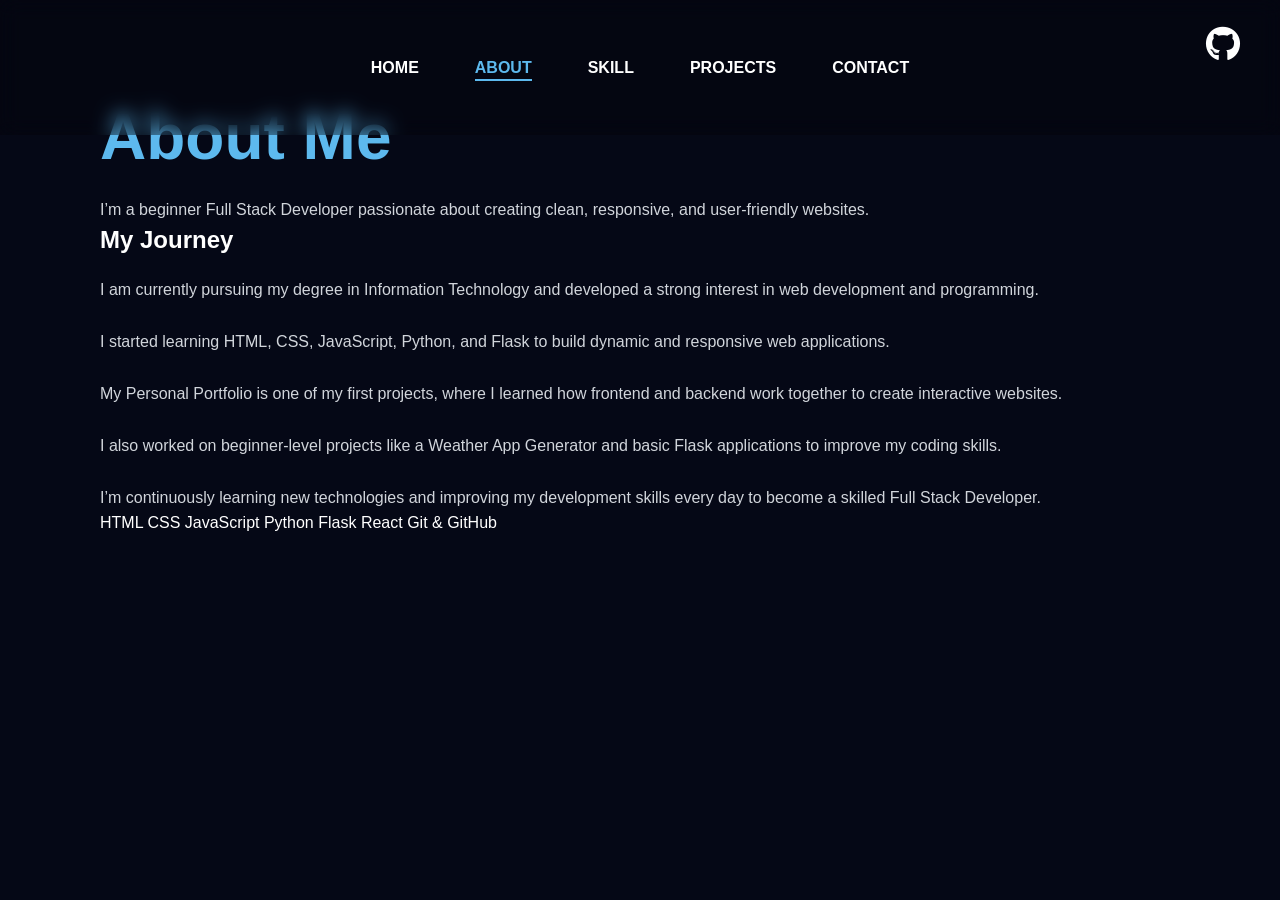
<file: about.html>
<!DOCTYPE html>
<html lang="en">

<head>
    <meta charset="UTF-8">
    <meta name="viewport" content="width=device-width, initial-scale=1.0">
    <title>About Me</title>

    <link rel="stylesheet" href="style.css"><!-- Font Awesome -->
    <link rel="stylesheet"
        href="https://cdnjs.cloudflare.com/ajax/libs/font-awesome/6.5.1/css/all.min.css">
</head>

<body>

    <div class="protfolio-container">
        <ul class="navlist">
            <li><a href="index.html" >Home</a></li>
            <li><a href="about.html"class="active">About</a></li>
            <li><a href="skill.html">Skill</a></li>
            <li><a href="projects.html">Projects</a></li>
            <li><a href="contact.html">Contact</a></li>
        </ul>

        <!-- Github Icon -->

        <div class="right-icons">
            <a href="https://github.com/prasannathota456-ops" target="_blank">
                <i class="fa-brands fa-github"></i>
            </a>
        </div>

        <!-- About Section -->

        <section class="about">

            <h1><span>About</span> Me</h1>

            <p class="intro">
                I’m a beginner Full Stack Developer passionate about creating
                clean, responsive, and user-friendly websites.
            </p>

            <div class="journey">

                <h2><span>My Journey</span></h2>

                <p>
                    I am currently pursuing my degree in Information Technology and developed
                    a strong interest in web development and programming.
                </p>

                <p>
                    I started learning HTML, CSS, JavaScript, Python, and Flask
                    to build dynamic and responsive web applications.
                </p>

                <p>
                    My Personal Portfolio is one of my first projects, where I
                    learned how frontend and backend work together to create
                    interactive websites.
                </p>

                <p>
                    I also worked on beginner-level projects like a Weather App
                    Generator and basic Flask applications to improve my coding skills.
                </p>

                <p>
                    I’m continuously learning new technologies and improving my
                    development skills every day to become a skilled Full Stack Developer.
                </p>

            </div>

            <div class="skills">
                <span>HTML</span>
                <span>CSS</span>
                <span>JavaScript</span>
                <span>Python</span>
                <span>Flask</span>
                <span>React</span>
                <span>Git & GitHub</span>
            </div>

        </section>

    </div>

</body>

</html>
</file>
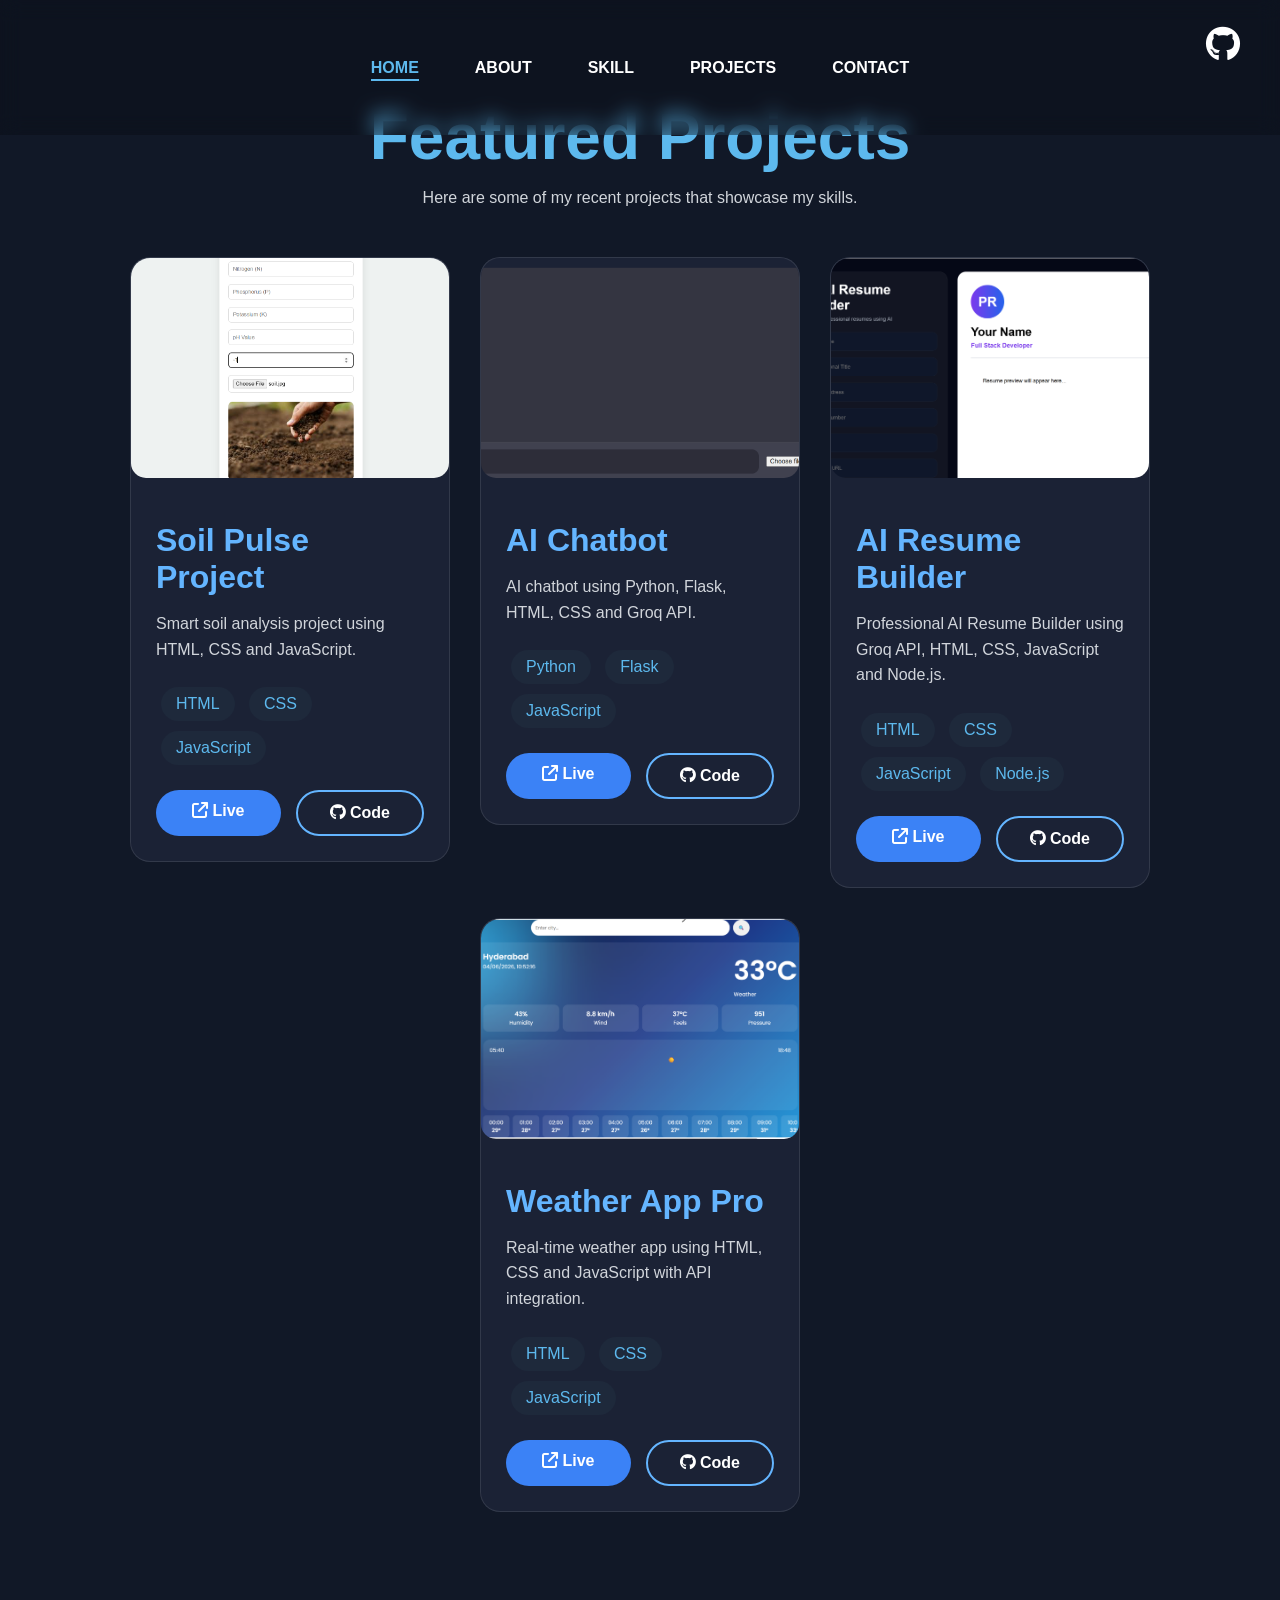
<file: projects.html>
<!DOCTYPE html>
<html lang="en">

<head>
    <meta charset="UTF-8">
    <meta name="viewport" content="width=device-width, initial-scale=1.0">
    <title>Projects</title>

    <link rel="stylesheet" href="style.css">

    <!-- Font Awesome -->
    <link rel="stylesheet"
        href="https://cdnjs.cloudflare.com/ajax/libs/font-awesome/6.5.1/css/all.min.css">
</head>

<body>

    <div class="portfolio-container">

        <!-- Navbar -->
        <ul class="navlist">
            <li><a href="index.html" class="active">Home</a></li>
            <li><a href="about.html">About</a></li>
            <li><a href="skill.html">Skill</a></li>
            <li><a href="projects.html">Projects</a></li>
            <li><a href="contact.html">Contact</a></li>
        </ul>

        <!-- GitHub -->
        <div class="right-icons">
            <a href="https://github.com/prasannathota456-ops" target="_blank">
                <i class="fa-brands fa-github"></i>
            </a>
        </div>

        <!-- Projects Section -->
        <section class="projects-section">

            <h1>Featured Projects</h1>

            <p class="subtitle">
                Here are some of my recent projects that showcase my skills.
            </p>

            <!-- Projects Container -->
            <div class="projects-container">

                <!-- Soil Pulse -->
                <div class="project-card">

                    <img src="soilpulse.png" alt="Soil Pulse">

                    <div class="project-content">

                        <h2>Soil Pulse Project</h2>

                        <p>
                            Smart soil analysis project using HTML,
                            CSS and JavaScript.
                        </p>

                        <div class="tech">
                            <span>HTML</span>
                            <span>CSS</span>
                            <span>JavaScript</span>
                        </div>

                        <div class="buttons">

                            <a href="soil.html" class="live-btn">
                                <i class="fa-solid fa-arrow-up-right-from-square"></i>
                                Live
                            </a>

                            <a href="https://github.com/prasannathota456-ops"
                                target="_blank"
                                class="code-btn">

                                <i class="fa-brands fa-github"></i>
                                Code
                            </a>

                        </div>

                    </div>

                </div>

                <!-- AI Chatbot -->
                <div class="project-card">

                    <img src="chatbot.png" alt="AI Chatbot">

                    <div class="project-content">

                        <h2>AI Chatbot</h2>

                        <p>
                            AI chatbot using Python, Flask,
                            HTML, CSS and Groq API.
                        </p>

                        <div class="tech">
                            <span>Python</span>
                            <span>Flask</span>
                            <span>JavaScript</span>
                        </div>

                        <div class="buttons">

                            <a href="https://ai-chatbot-1-three.vercel.app"
                                target="_blank"
                                class="live-btn">

                                <i class="fa-solid fa-arrow-up-right-from-square"></i>
                                Live
                            </a>

                            <a href="https://github.com/prasannathota456-ops"
                                target="_blank"
                                class="code-btn">

                                <i class="fa-brands fa-github"></i>
                                Code
                            </a>

                        </div>

                    </div>

                </div>

                <!-- AI Resume Builder -->
                <div class="project-card">

                    <img src="resumebuilder.png" alt="AI Resume Builder">

                    <div class="project-content">

                        <h2>AI Resume Builder</h2>

                        <p>
                            Professional AI Resume Builder using
                            Groq API, HTML, CSS, JavaScript and Node.js.
                        </p>

                        <div class="tech">
                            <span>HTML</span>
                            <span>CSS</span>
                            <span>JavaScript</span>
                            <span>Node.js</span>
                        </div>

                        <div class="buttons">

                            <a href="https://ai-resume-z8e9.vercel.app"
                                target="_blank"
                                class="live-btn">

                                <i class="fa-solid fa-arrow-up-right-from-square"></i>
                                Live
                            </a>

                            <a href="https://github.com/prasannathota456-ops"
                                target="_blank"
                                class="code-btn">

                                <i class="fa-brands fa-github"></i>
                                Code
                            </a>

                        </div>

                    </div>

                </div>

                <!-- Weather App -->
                <div class="project-card">

                    <img src="weather.png" alt="Weather App">

                    <div class="project-content">

                        <h2>Weather App Pro</h2>

                        <p>
                            Real-time weather app using HTML, CSS and
                            JavaScript with API integration.
                        </p>

                        <div class="tech">
                            <span>HTML</span>
                            <span>CSS</span>
                            <span>JavaScript</span>
                        </div>

                        <div class="buttons">

                            <a href="https://weather-app-flax-seven-32.vercel.app"
                                target="_blank"
                                class="live-btn">

                                <i class="fa-solid fa-arrow-up-right-from-square"></i>
                                Live
                            </a>

                            <a href="https://github.com/prasannathota456-ops/weather-app"
                                target="_blank"
                                class="code-btn">

                                <i class="fa-brands fa-github"></i>
                                Code
                            </a>

                        </div>

                    </div>

                </div>

            </div>
            <!-- End Projects Container -->

        </section>

    </div>

</body>

</html>
</file>
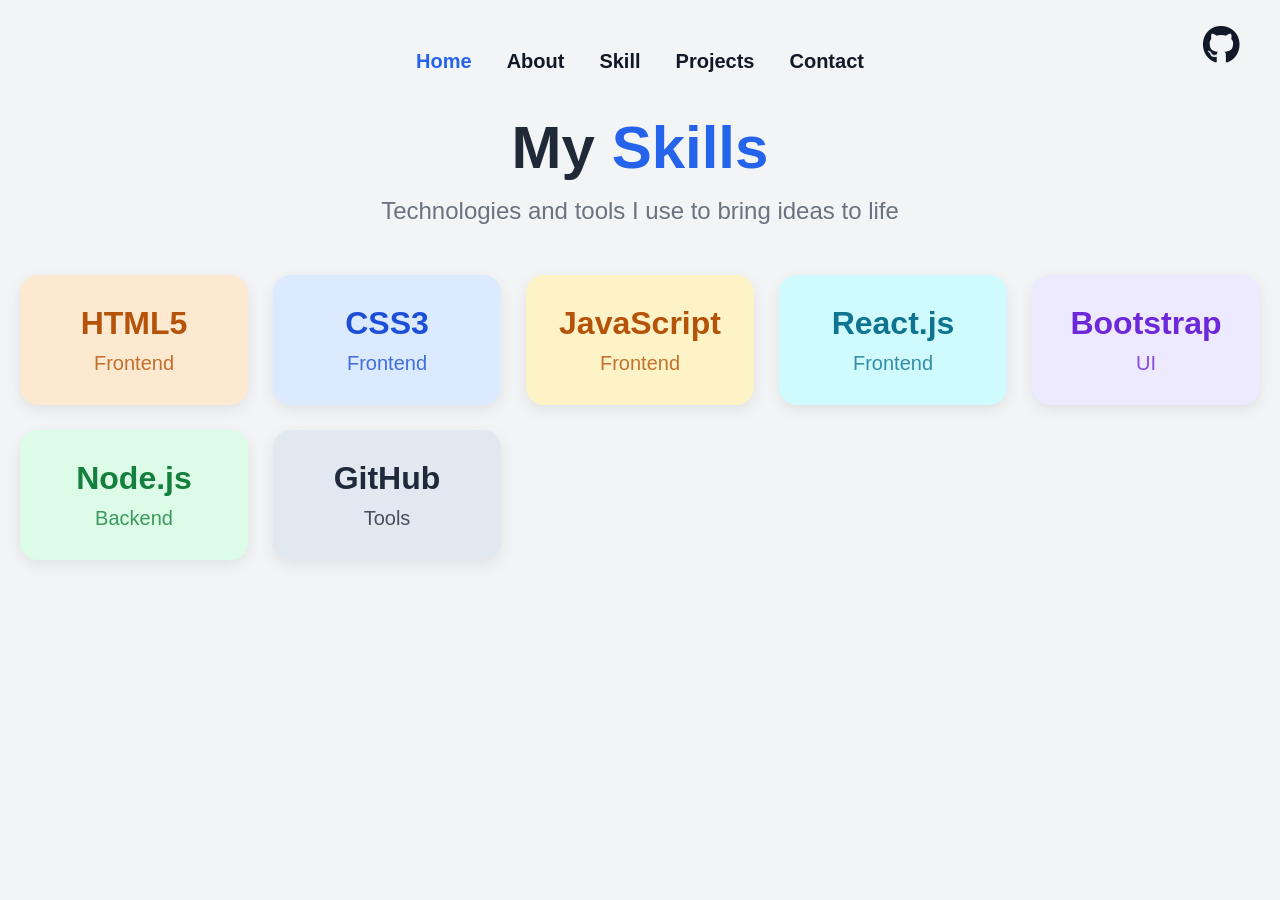
<file: Skill.html>
<!DOCTYPE html>
<html lang="en">

<head>
  <meta charset="UTF-8" />
  <meta name="viewport" content="width=device-width, initial-scale=1.0" />

  <title>My Skills</title>

  <!-- Font Awesome -->
  <link rel="stylesheet"
    href="https://cdnjs.cloudflare.com/ajax/libs/font-awesome/6.5.1/css/all.min.css">

  <style>
    * {
      margin: 0;
      padding: 0;
      box-sizing: border-box;
      font-family: Arial, Helvetica, sans-serif;
    }

    body {
      background: #f3f4f6;
      padding: 50px 20px;
    }

    /* Navbar */

    .navlist {
      display: flex;
      justify-content: center;
      align-items: center;
      gap: 35px;
      list-style: none;
      margin-bottom: 40px;
    }

    .navlist li a {
      text-decoration: none;
      font-size: 20px;
      color: #111827;
      font-weight: bold;
      transition: 0.3s;
    }

    .navlist li a:hover,
    .navlist li a.active {
      color: #2563eb;
    }

    /* Github Icon */

    .right-icons {
      position: absolute;
      top: 25px;
      right: 40px;
    }

    .right-icons a {
      font-size: 38px;
      color: #111827;
      transition: 0.3s ease;
    }

    .right-icons a:hover {
      color: #2563eb;
      transform: scale(1.2);
    }

    /* Skills Section */

    .skills-section {
      max-width: 1300px;
      margin: auto;
      text-align: center;
    }

    .skills-section h1 {
      font-size: 60px;
      margin-bottom: 15px;
      color: #1f2937;
    }

    .skills-section h1 span {
      color: #2563eb;
    }

    .skills-section p {
      font-size: 24px;
      color: #6b7280;
      margin-bottom: 50px;
    }

    .skills-grid {
      display: grid;
      grid-template-columns: repeat(auto-fit, minmax(220px, 1fr));
      gap: 25px;
    }

    .skill-card {
      padding: 30px 20px;
      border-radius: 18px;
      box-shadow: 0 5px 15px rgba(0, 0, 0, 0.08);
      transition: 0.4s ease;
      opacity: 0;
      transform: translateY(40px);
      animation: fadeUp 0.6s ease forwards;
    }

    .skill-card:hover {
      transform: translateY(-10px) scale(1.05);
      box-shadow: 0 12px 25px rgba(0, 0, 0, 0.15);
    }

    .skill-card h2 {
      font-size: 32px;
      margin-bottom: 10px;
    }

    .skill-card span {
      font-size: 20px;
      opacity: 0.8;
    }

    /* Different Colors */

    .html {
      background: #fde8d0;
      color: #b45309;
    }

    .css {
      background: #dbeafe;
      color: #1d4ed8;
    }

    .js {
      background: #fef3c7;
      color: #b45309;
    }

    .react {
      background: #cffafe;
      color: #0e7490;
    }

    .bootstrap {
      background: #ede9fe;
      color: #6d28d9;
    }

    .node {
      background: #dcfce7;
      color: #15803d;
    }

    .github {
      background: #e2e8f0;
      color: #1e293b;
    }

    /* Animation */

    @keyframes fadeUp {
      from {
        opacity: 0;
        transform: translateY(40px);
      }

      to {
        opacity: 1;
        transform: translateY(0);
      }
    }

    /* Animation Delay */

    .skill-card:nth-child(1) {
      animation-delay: 0.1s;
    }

    .skill-card:nth-child(2) {
      animation-delay: 0.2s;
    }

    .skill-card:nth-child(3) {
      animation-delay: 0.3s;
    }

    .skill-card:nth-child(4) {
      animation-delay: 0.4s;
    }

    .skill-card:nth-child(5) {
      animation-delay: 0.5s;
    }

    .skill-card:nth-child(6) {
      animation-delay: 0.6s;
    }

    .skill-card:nth-child(7) {
      animation-delay: 0.7s;
    }
  </style>

</head>

<body>

  <!-- Navbar -->

  <ul class="navlist">
    <li><a href="index.html" class="active">Home</a></li>
    <li><a href="about.html">About</a></li>
    <li><a href="Skill.html">Skill</a></li>
    <li><a href="projects.html">Projects</a></li>
    <li><a href="contact.html">Contact</a></li>
  </ul>

  <!-- Github Icon -->

  <div class="right-icons">
    <a href="https://github.com/prasannathota456-ops" target="_blank">
      <i class="fa-brands fa-github"></i>
    </a>
  </div>

  <!-- Skills Section -->

  <section class="skills-section">

    <h1>My <span>Skills</span></h1>

    <p>Technologies and tools I use to bring ideas to life</p>

    <div class="skills-grid">

      <div class="skill-card html">
        <h2>HTML5</h2>
        <span>Frontend</span>
      </div>

      <div class="skill-card css">
        <h2>CSS3</h2>
        <span>Frontend</span>
      </div>

      <div class="skill-card js">
        <h2>JavaScript</h2>
        <span>Frontend</span>
      </div>

      <div class="skill-card react">
        <h2>React.js</h2>
        <span>Frontend</span>
      </div>

      <div class="skill-card bootstrap">
        <h2>Bootstrap</h2>
        <span>UI</span>
      </div>

      <div class="skill-card node">
        <h2>Node.js</h2>
        <span>Backend</span>
      </div>

      <div class="skill-card github">
        <h2>GitHub</h2>
        <span>Tools</span>
      </div>

    </div>

  </section>

</body>

</html>
</file>
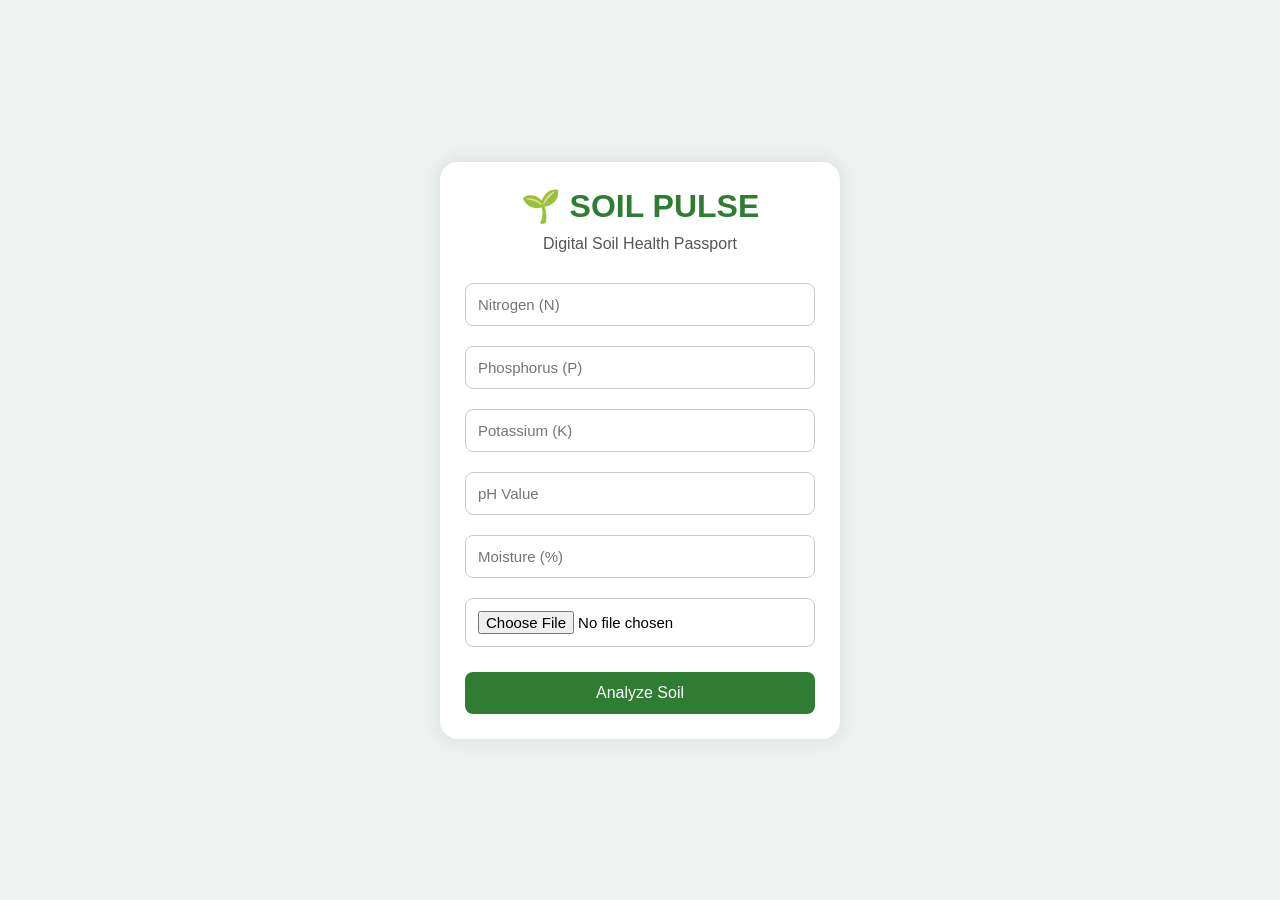
<file: soil.html>
<!DOCTYPE html>
<html lang="en">

<head>
    <meta charset="UTF-8">
    <meta name="viewport" content="width=device-width, initial-scale=1.0">
    <title>SOIL PULSE</title>

    <style>

        *{
            margin: 0;
            padding: 0;
            box-sizing: border-box;
            font-family: Arial, sans-serif;
        }

        body{
            background: #eef2f1;
            display: flex;
            justify-content: center;
            align-items: center;
            min-height: 100vh;
            padding: 20px;
        }

        .container{
            width: 400px;
            background: white;
            padding: 25px;
            border-radius: 18px;
            box-shadow: 0 0 20px rgba(0,0,0,0.1);
            text-align: center;
        }

        h1{
            color: #2e7d32;
            margin-bottom: 10px;
        }

        .subtitle{
            margin-bottom: 20px;
            color: #555;
        }

        input{
            width: 100%;
            padding: 12px;
            margin: 10px 0;
            border-radius: 8px;
            border: 1px solid #ccc;
            font-size: 15px;
        }

        button{
            width: 100%;
            padding: 12px;
            margin-top: 15px;
            border: none;
            border-radius: 8px;
            background: #2e7d32;
            color: white;
            font-size: 16px;
            cursor: pointer;
        }

        button:hover{
            background: #1b5e20;
        }

        .preview{
            width: 100%;
            height: 220px;
            object-fit: cover;
            border-radius: 12px;
            margin-top: 15px;
            display: none;
        }

        .result{
            margin-top: 25px;
            padding: 20px;
            border-radius: 12px;
        }

        .good{
            background: #c8e6c9;
        }

        .moderate{
            background: #fff3cd;
        }

        .critical{
            background: #ffcdd2;
        }

        .result p{
            margin: 10px 0;
            font-size: 16px;
        }

    </style>
</head>

<body>

<div class="container">

    <h1>🌱 SOIL PULSE</h1>

    <p class="subtitle">Digital Soil Health Passport</p>

    <input type="number" id="n" placeholder="Nitrogen (N)">

    <input type="number" id="p" placeholder="Phosphorus (P)">

    <input type="number" id="k" placeholder="Potassium (K)">

    <input type="number" id="ph" placeholder="pH Value">

    <input type="number" id="moisture" placeholder="Moisture (%)">

    <input type="file" id="soilImage" accept="image/*">

    <img id="preview" class="preview">

    <button onclick="analyzeSoil()">Analyze Soil</button>

    <div id="output"></div>

</div>

<script>

const soilImage = document.getElementById("soilImage");
const preview = document.getElementById("preview");

// Image Preview
soilImage.addEventListener("change", function(){

    const file = this.files[0];

    if(file){

        const reader = new FileReader();

        reader.onload = function(e){

            preview.src = e.target.result;
            preview.style.display = "block";

        }

        reader.readAsDataURL(file);

    }

});

// Soil Types
const soilTypes = [

    {
        name: "Black Soil",
        fertility: "High",
        years: "10 - 15 Years",
        crops: "Cotton, Groundnut, Sunflower"
    },

    {
        name: "Red Soil",
        fertility: "Medium",
        years: "6 - 10 Years",
        crops: "Millets, Pulses"
    },

    {
        name: "Alluvial Soil",
        fertility: "Very High",
        years: "15 - 20 Years",
        crops: "Rice, Wheat, Sugarcane"
    },

    {
        name: "Sandy Soil",
        fertility: "Low",
        years: "3 - 5 Years",
        crops: "Watermelon, Coconut"
    },

    {
        name: "Clay Soil",
        fertility: "Medium",
        years: "8 - 12 Years",
        crops: "Paddy, Lettuce"
    },

    {
        name: "Laterite Soil",
        fertility: "Low",
        years: "4 - 7 Years",
        crops: "Tea, Coffee, Cashew"
    },

    {
        name: "Loamy Soil",
        fertility: "Very High",
        years: "15 - 18 Years",
        crops: "Vegetables, Fruits"
    },

    {
        name: "Peaty Soil",
        fertility: "High",
        years: "8 - 10 Years",
        crops: "Root Vegetables"
    },

    {
        name: "Chalky Soil",
        fertility: "Low",
        years: "5 - 8 Years",
        crops: "Spinach, Beetroot"
    },

    {
        name: "Silty Soil",
        fertility: "High",
        years: "10 - 14 Years",
        crops: "Tomato, Onion"
    }

];

function analyzeSoil(){

    let N = parseFloat(document.getElementById("n").value);
    let P = parseFloat(document.getElementById("p").value);
    let K = parseFloat(document.getElementById("k").value);
    let pH = parseFloat(document.getElementById("ph").value);
    let moisture = parseFloat(document.getElementById("moisture").value);

    if(
        isNaN(N) ||
        isNaN(P) ||
        isNaN(K) ||
        isNaN(pH) ||
        isNaN(moisture)
    ){
        alert("Please enter all values");
        return;
    }

    if(soilImage.files.length === 0){
        alert("Please upload soil image");
        return;
    }

    // Random Soil Detection
    let randomSoil =
        soilTypes[Math.floor(Math.random() * soilTypes.length)];

    // Soil Score
    let score = ((N + P + K) / 3).toFixed(1);

    let status = "";
    let advice = "";
    let risk = "";
    let cssClass = "";

    // Soil Status
    if(score >= 35 && moisture >= 40){

        status = "GOOD 🟢";
        advice = "Suitable for farming.";
        risk = "LOW RISK ✅";
        cssClass = "good";

    }

    else if(score >= 20){

        status = "MODERATE 🟡";
        advice = "Add compost and fertilizer.";
        risk = "MEDIUM RISK ⚠";
        cssClass = "moderate";

    }

    else{

        status = "CRITICAL 🔴";
        advice = "Immediate soil treatment required.";
        risk = "HIGH RISK 🚨";
        cssClass = "critical";

    }

    // Output
    document.getElementById("output").innerHTML = `

        <div class="result ${cssClass}">

            <h2>🌍 Soil Report</h2>

            <p><b>Detected Soil:</b> ${randomSoil.name}</p>

            <p><b>Fertility:</b> ${randomSoil.fertility}</p>

            <p><b>Land Usability:</b> ${randomSoil.years}</p>

            <p><b>Best Crops:</b> ${randomSoil.crops}</p>

            <p><b>Soil Health Score:</b> ${score}</p>

            <p><b>Status:</b> ${status}</p>

            <p><b>Future Soil Risk:</b> ${risk}</p>

            <p><b>Recommendation:</b> ${advice}</p>

        </div>

    `;

}

</script>

</body>
</html>
</file>
<file: style.css>
*{
    margin:0;
    padding:0;
    box-sizing:border-box;
    font-family:'Poppins',sans-serif;
}

html{
    scroll-behavior:smooth;
}

body{
    overflow-x:hidden;
    background:linear-gradient(
        135deg,
        #050816 0%,
        #0f172a 40%,
        #111827 70%,
        #1e3a8a 100%
    );
    color:white;
}

/* MAIN CONTAINER */

.portfolio-container{
    min-height:100vh;
    width:100%;
    display:flex;
}

/* NAVBAR */

.navlist{
    display:flex;
    gap:3.5rem;
    height:15vh;
    width:100%;
    justify-content:center;
    align-items:center;
    position:fixed;
    top:0;
    left:0;
    z-index:1000;
    background:rgba(0,0,0,0.2);
    backdrop-filter:blur(10px);
}

.navlist li{
    list-style:none;
}

.navlist li a{
    text-decoration:none;
    text-transform:uppercase;
    font-size:1rem;
    color:white;
    position:relative;
    font-weight:600;
}

.navlist li a:hover,
.navlist li a.active{
    color:#5DB9EE;
}

.navlist li a::after{
    content:"";
    position:absolute;
    width:100%;
    height:2px;
    background:#5DB9EE;
    left:0;
    bottom:-5px;
    transform:scaleX(0);
    transition:.4s;
}

.navlist li a:hover::after,
.navlist li a.active::after{
    transform:scaleX(1);
}

/* LEFT & RIGHT */

.left-container,
.right-container{
    height:100vh;
    display:flex;
    align-items:center;
}

.left-container{
    width:70%;
    padding-left:3rem;
    background:
    radial-gradient(circle at left,
    rgba(56,119,255,0.15),
    #111827 45%);
}

.right-container{
    width:30%;
    background:
    radial-gradient(circle at center,
    rgba(56,119,255,0.35),
    #0f172a 70%);
}

/* SOCIAL ICONS */

.icons{
    display:flex;
    flex-direction:column;
    gap:3rem;
}

.icons .fa-brands{
    color:#bbb;
    font-size:1.7rem;
    transition:.4s;
}

.icons .fa-brands:hover{
    color:#5DB9EE;
    transform:scale(1.2);
}
.right-icons{
    position:absolute;
    top:25px;
    right:40px;
    z-index:1000;
}

.right-icons a{
    font-size:2.2rem;
    color:white;
    transition:.4s ease;
}

.right-icons a:hover{
    color:#3877FF;
    transform:scale(1.2);
    text-shadow:0 0 20px #3877FF;
}

/* CONTENT */

.content{
    margin-left:4rem;
}

.content .intro{
    font-size:2.5rem;
}

.content .intro span{
    color:#5DB9EE;
}

.content h1{
    font-size:4.8rem;
    line-height:1.1;
    margin:1rem 0;

    background:linear-gradient(
        90deg,
        #5DB9EE,
        #3877FF,
        #8A2BE2
    );

    -webkit-background-clip:text;
    -webkit-text-fill-color:transparent;
}

.content .detail{
    font-size:1.1rem;
    max-width:38rem;
    margin:1.1rem 0 3rem 0;
    line-height:1.8rem;
    color:#d1d5db;
}

/* BUTTONS */

.btn-container button{
    border:.1rem solid #5DB9EE;
    font-size:1rem;
    padding:.9rem 2rem;
    border-radius:.5rem;
    cursor:pointer;
    transition:.4s;
}

button:nth-child(1){
    background:#5DB9EE;
    color:#111827;
}

button:nth-child(2){
    background:transparent;
    color:#5DB9EE;
    margin-left:1rem;
}

.btn-container button:hover{
    transform:translateY(-4px);
    box-shadow:0 0 20px #5DB9EE;
}

/* IMAGE DESIGN */

.design .circle{
    aspect-ratio:1;
    position:absolute;
    border-radius:50%;
    top:50%;
    left:70%;
    transform:translate(-50%,-50%);
}

/* BIG BACK CIRCLE */

.circle:nth-child(1){
    width:38rem;
    background:
    radial-gradient(circle,
    rgba(56,119,255,0.2),
    transparent 70%);
}

/* IMAGE CIRCLE */

.circle:nth-child(2){
    width:30rem;
    height:30rem;

    background-image:url("image/profile.jpg");
    background-size:cover;
    background-position:center;

    border:.8rem solid white;

    box-shadow:
    0 0 20px #fff,
    0 0 40px #3877FF,
    0 0 80px #3877FF;

    animation:floatImage 4s ease-in-out infinite;
}

/* EXTRA BLUE GLOW */

.circle:nth-child(2)::before{
    content:"";
    position:absolute;
    inset:-25px;
    border-radius:50%;
    background:
    radial-gradient(circle,
    rgba(56,119,255,0.5),
    transparent 70%);
    z-index:-1;
    filter:blur(25px);
}

/* FLOAT ANIMATION */

@keyframes floatImage{

    0%{
        transform:translate(-50%,-50%) translateY(0);
    }

    50%{
        transform:translate(-50%,-50%) translateY(-15px);
    }

    100%{
        transform:translate(-50%,-50%) translateY(0);
    }
}

/* TYPING EFFECT */

.typing{
    overflow:hidden;
    white-space:nowrap;
    border-right:3px solid #5DB9EE;
    width:0;

    animation:
    typing 4s steps(30,end) forwards,
    blink .7s infinite;
}

@keyframes typing{
    from{
        width:0;
    }

    to{
        width:100%;
    }
}

@keyframes blink{
    50%{
        border-color:transparent;
    }
}

/* SECTION */

section{
    min-height:100vh;
    padding:100px;
}

/* ABOUT */

.about{
    background:#050816;
    color:white;
}

.about h1{
    font-size:4rem;
    color:#5DB9EE;
}

.about p{
    color:#d1d5db;
    line-height:2;
    margin-top:20px;
}

/* SKILLS */

.skills-section{
    background:#0f172a;
    color:white;
}

.skills-section h1{
    text-align:center;
    font-size:4rem;
    margin-bottom:4rem;
}

.skills-section h1 span{
    color:#38bdf8;
}

/* PROJECTS */

.projects-section{
    background:#111827;
    color:white;
}

.projects-section h1{
    text-align:center;
    font-size:4rem;
    color:#5DB9EE;
}

.subtitle{
    text-align:center;
    margin-top:15px;
    color:#d1d5db;
}

/* PROJECT CARD */

.projects-container{
    display:flex;
    justify-content:center;
    flex-wrap:wrap;
    gap:2rem;
    margin-top:50px;
}

.project-card{
    width:380px;

    background:rgba(255,255,255,0.05);

    border:1px solid rgba(255,255,255,0.1);

    backdrop-filter:blur(10px);

    border-radius:20px;

    overflow:hidden;

    transition:.4s;
}



.project-card:hover{
    transform:translateY(-10px);
    box-shadow:0 0 25px rgba(56,119,255,0.4);
}

.project-card img{
    width:100%;
    height:220px;
    object-fit:cover;
}

.project-content{
    padding:25px;
}

.project-content h2{
    font-size:2rem;
    margin-bottom:15px;
    color:#5DB9EE;
}

.project-content p{
    color:#d1d5db;
    line-height:1.7;
}

/* TECH TAGS */

.tech{
    margin-top:20px;
}

.tech span{
    background:#1e293b;
    color:#5DB9EE;
    padding:8px 15px;
    border-radius:20px;
    display:inline-block;
    margin:5px;
}

/* BUTTONS */

.buttons{
    display:flex;
    gap:15px;
    margin-top:25px;
}

.live-btn,
.code-btn{
    flex:1;
    text-align:center;
    padding:12px;
    border-radius:30px;
    text-decoration:none;
    font-weight:bold;
    transition:.3s;
}

.live-btn{
    background:#3877FF;
    color:white;
}

.code-btn{
    border:2px solid #5DB9EE;
    color:#5DB9EE;
}

.live-btn:hover,
.code-btn:hover{
    box-shadow:0 0 20px #3877FF;
}


/*

.projects-container{
    display: flex;
    flex-direction: row;
    flex-wrap: wrap;
    gap: 30px;
    justify-content: flex-start;
    align-items: flex-start;
}
/* PROJECT CARD */
/*
.project-card{
    width: 350px;
    background: #1b2235;
    border-radius: 20px;
    padding: 20px;
    color: white;
    box-shadow: 0 0 20px rgba(0,0,0,0.2);
    flex-shrink: 0;   /* IMPORTANT for side-by-side */


    

    .projects-container{
    display:flex;
    flex-wrap:wrap;
    gap:30px;
    justify-content:center;
    align-items:flex-start;
}

.project-card{
    width:320px;
    background:#1b2235;
    border-radius:20px;
    overflow:hidden;
    border:1px solid rgba(255,255,255,0.1);
    transition:0.3s;
    flex-shrink:0;
}


/* IMAGE */
.project-card img{
    width: 100%;
    border-radius: 15px;
}

/* TITLE */
.project-card h2{
    color: #64b5ff;
    margin-top: 15px;
}

/* DESCRIPTION */
.project-card p{
    margin-top: 10px;
    line-height: 1.6;
}

/* TAGS */
.tags{
    margin-top: 15px;
}

.tags span{
    background: #24324f;
    padding: 8px 15px;
    border-radius: 20px;
    margin-right: 10px;
    display: inline-block;
}

/* BUTTONS */
.buttons{
    margin-top: 20px;
    display: flex;
    gap: 15px;
}

.live-btn,
.code-btn{
    text-decoration: none;
    padding: 12px 25px;
    border-radius: 30px;
    color: white;
    font-weight: bold;
}

.live-btn{
    background: #3b82f6;
}

.code-btn{
    border: 2px solid #64b5ff;
}
</file>
